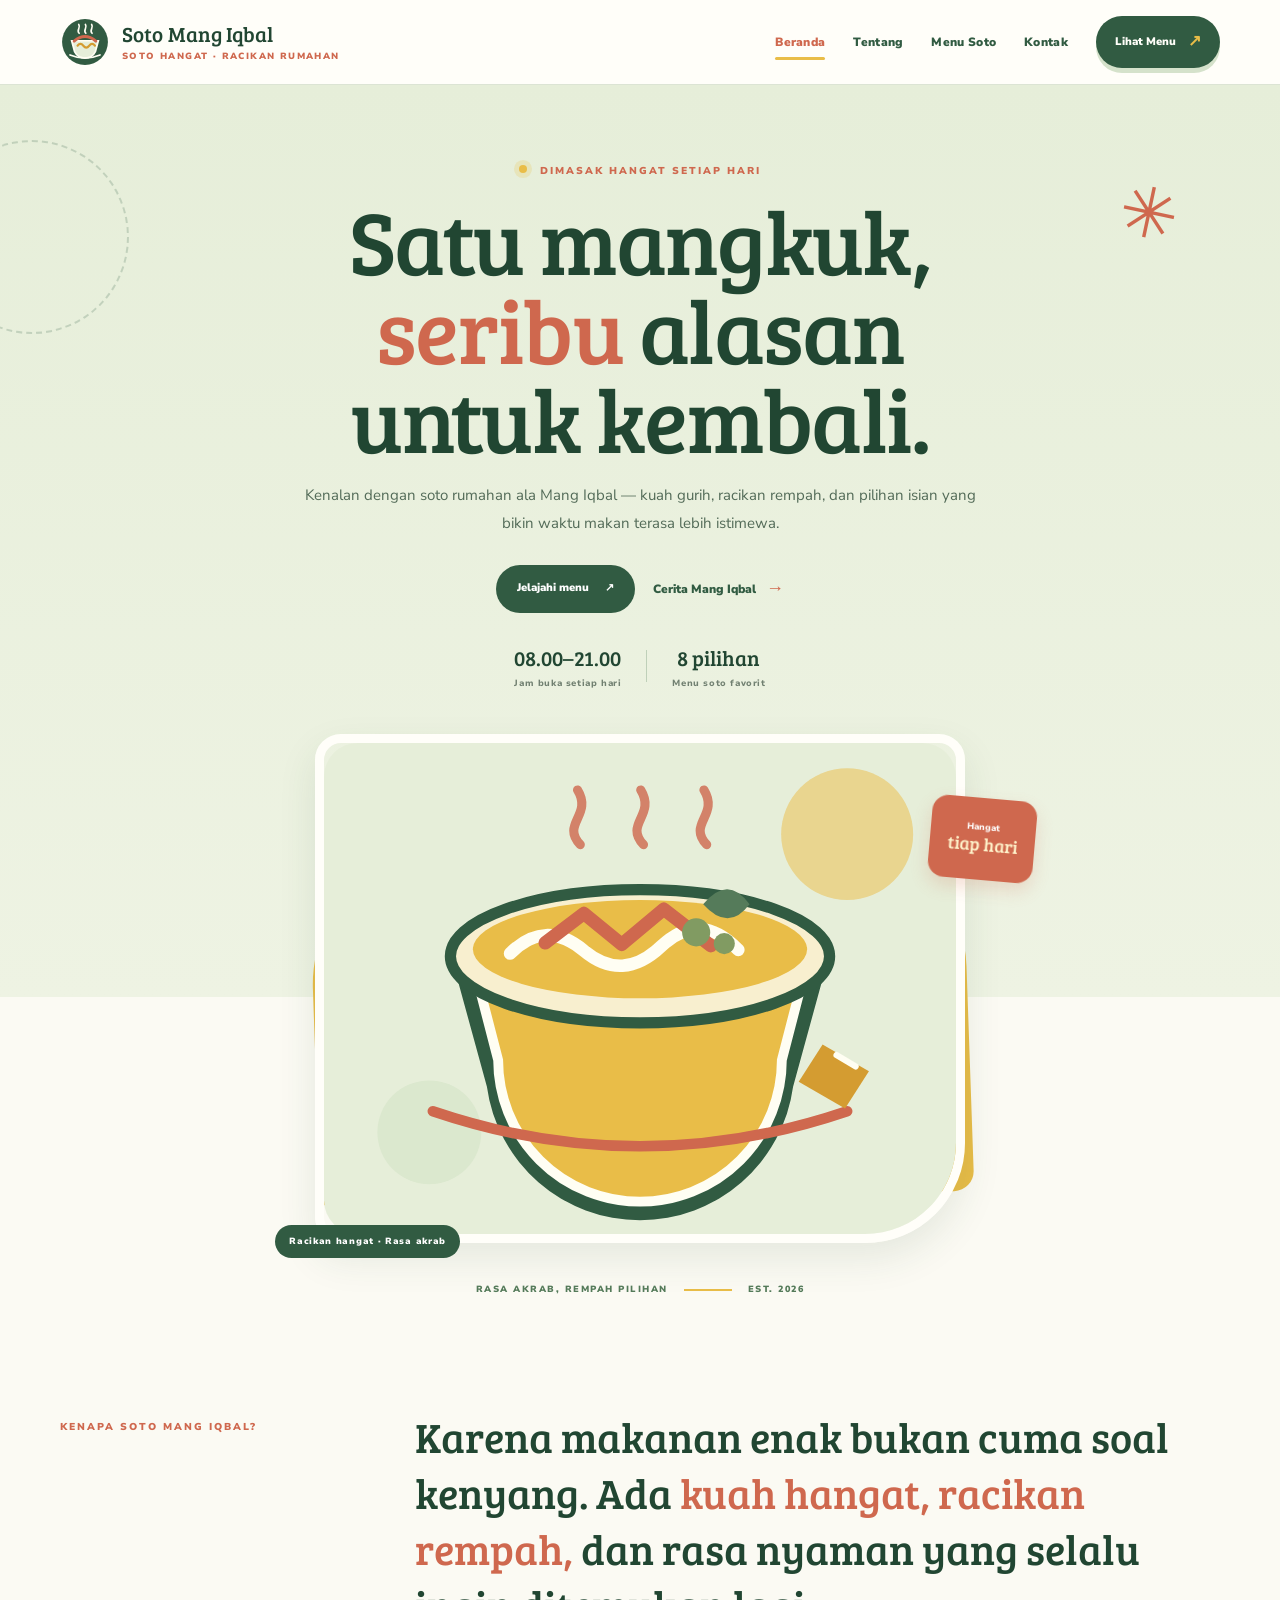
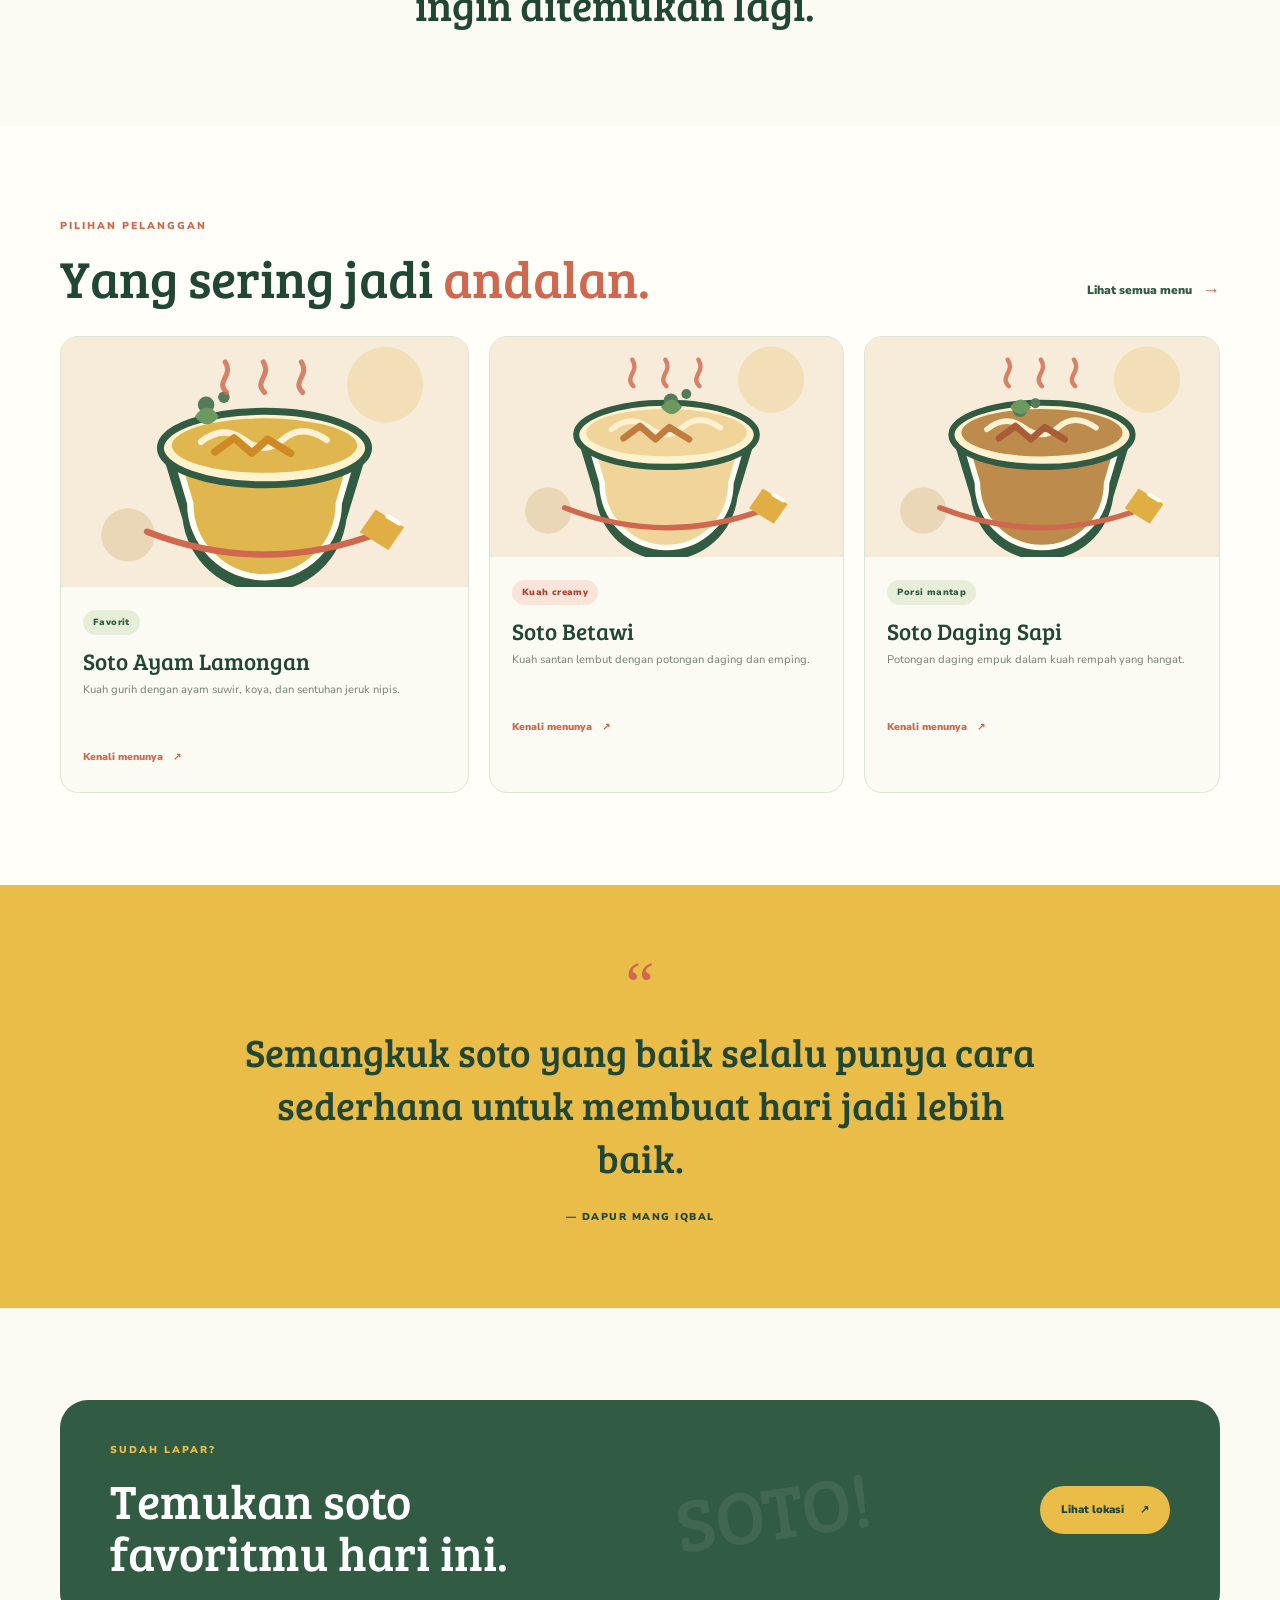
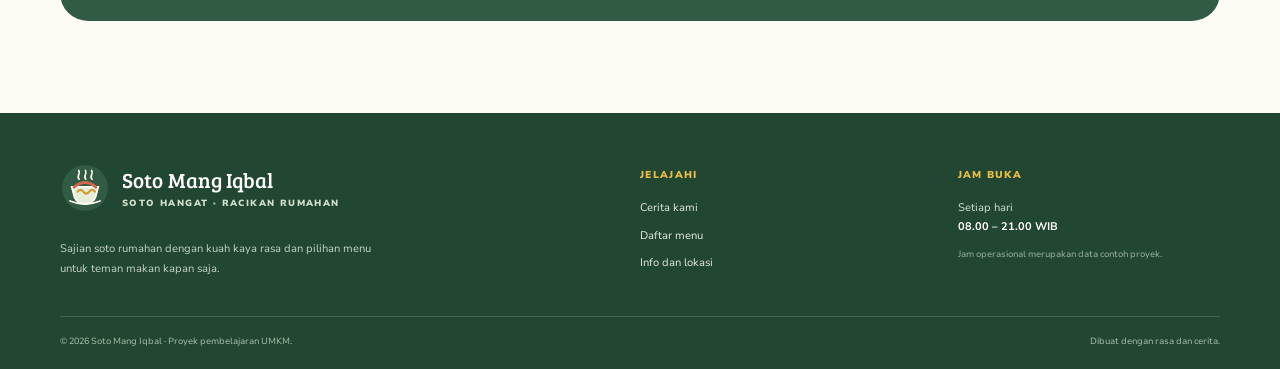
<file: index.html>
<!DOCTYPE html>
<html lang="id">
<head>
  <meta charset="UTF-8">
  <meta name="viewport" content="width=device-width, initial-scale=1.0">
  <meta name="description" content="Kenali Soto Mang Iqbal, soto rumahan dengan pilihan kuah dan isian yang beragam.">
  <title>Beranda | Soto Mang Iqbal</title>
  <link rel="icon" href="img/logo-soto.svg" type="image/svg+xml">
  <link rel="stylesheet" href="css/style.css">
</head>
<body data-current-page="index.html">
<a class="skip-link" href="#main">Lewati ke konten</a>
<header class="site-header">
  <div class="container header-inner">
    <a class="brand" href="index.html" aria-label="Soto Mang Iqbal, halaman beranda">
      <img src="img/logo-soto.svg" alt="Logo mangkuk Soto Mang Iqbal" width="52" height="52">
      <span class="brand-copy"><strong>Soto Mang Iqbal</strong><small>Soto hangat · racikan rumahan</small></span>
    </a>
    <button class="menu-toggle" type="button" aria-label="Buka menu navigasi" aria-expanded="false" aria-controls="primary-nav"><span></span><span></span><span></span></button>
    <nav class="primary-nav" id="primary-nav" aria-label="Navigasi utama">
      <a href="index.html" data-page="index.html">Beranda</a>
      <a href="tentang.html" data-page="tentang.html">Tentang</a>
      <a href="katalog.html" data-page="katalog.html">Menu Soto</a>
      <a href="kontak.html" data-page="kontak.html">Kontak</a>
      <a class="nav-cta" href="katalog.html">Lihat Menu <span aria-hidden="true">↗</span></a>
    </nav>
  </div>
</header>
<main id="main">
<section class="hero-section">
  <div class="container hero-grid">
    <div class="hero-copy">
      <p class="eyebrow"><span class="eyebrow-dot"></span> Dimasak hangat setiap hari</p>
      <h1>Satu mangkuk,<br><em>seribu</em> alasan<br>untuk kembali.</h1>
      <p class="hero-lead">Kenalan dengan soto rumahan ala Mang Iqbal — kuah gurih, racikan rempah, dan pilihan isian yang bikin waktu makan terasa lebih istimewa.</p>
      <div class="hero-actions"><a class="button button-primary" href="katalog.html">Jelajahi menu <span aria-hidden="true">↗</span></a><a class="text-link" href="tentang.html">Cerita Mang Iqbal <span aria-hidden="true">→</span></a></div>
      <div class="hero-meta"><span><strong>08.00–21.00</strong><small>Jam buka setiap hari</small></span><span class="meta-divider"></span><span><strong>8 pilihan</strong><small>Menu soto favorit</small></span></div>
    </div>
    <div class="hero-art-wrap"><div class="hero-sticker">Hangat<br><strong>tiap hari</strong></div><img class="hero-art" src="img/hero-soto.svg" alt="Ilustrasi semangkuk soto hangat dengan ayam suwir, sayuran, dan jeruk nipis"><span class="art-caption">Racikan hangat · Rasa akrab</span></div>
  </div>
  <div class="hero-bottom container"><span>RASA AKRAB, REMPAH PILIHAN</span><span class="hero-bottom-line"></span><span>EST. 2026</span></div>
</section>
<section class="intro-strip section-pad">
  <div class="container intro-grid"><p class="eyebrow">Kenapa Soto Mang Iqbal?</p><p class="intro-statement">Karena makanan enak bukan cuma soal kenyang. Ada <span>kuah hangat, racikan rempah,</span> dan rasa nyaman yang selalu ingin ditemukan lagi.</p></div>
</section>
<section class="featured-section section-pad">
  <div class="container">
    <div class="section-heading"><div><p class="eyebrow">Pilihan pelanggan</p><h2>Yang sering jadi <em>andalan.</em></h2></div><a class="text-link" href="katalog.html">Lihat semua menu <span aria-hidden="true">→</span></a></div>
    <div class="featured-grid">
      <article class="featured-card featured-card-large"><img src="img/soto-ayam-lamongan.svg" alt="Ilustrasi soto ayam Lamongan dengan koya dan jeruk nipis"><div class="featured-info"><span class="menu-tag">Favorit</span><h3>Soto Ayam Lamongan</h3><p>Kuah gurih dengan ayam suwir, koya, dan sentuhan jeruk nipis.</p><a href="katalog.html" aria-label="Lihat menu Soto Ayam Lamongan">Kenali menunya <span aria-hidden="true">↗</span></a></div></article>
      <article class="featured-card"><img src="img/soto-betawi.svg" alt="Ilustrasi soto Betawi dengan kuah santan dan daging"><div class="featured-info"><span class="menu-tag tag-red">Kuah creamy</span><h3>Soto Betawi</h3><p>Kuah santan lembut dengan potongan daging dan emping.</p><a href="katalog.html">Kenali menunya <span aria-hidden="true">↗</span></a></div></article>
      <article class="featured-card"><img src="img/soto-daging.svg" alt="Ilustrasi soto daging sapi dengan potongan daging"><div class="featured-info"><span class="menu-tag tag-blue">Porsi mantap</span><h3>Soto Daging Sapi</h3><p>Potongan daging empuk dalam kuah rempah yang hangat.</p><a href="katalog.html">Kenali menunya <span aria-hidden="true">↗</span></a></div></article>
    </div>
  </div>
</section>
<section class="quote-band"><div class="container quote-inner"><span class="quote-mark">“</span><p>Semangkuk soto yang baik selalu punya cara sederhana untuk membuat hari jadi lebih baik.</p><span class="quote-credit">— Dapur Mang Iqbal</span></div></section>
<section class="visit-cta section-pad"><div class="container visit-card"><div><p class="eyebrow">Sudah lapar?</p><h2>Temukan soto<br>favoritmu hari ini.</h2></div><a class="button button-light" href="kontak.html">Lihat lokasi <span aria-hidden="true">↗</span></a><span class="visit-deco" aria-hidden="true">SOTO!</span></div></section>
</main>
<footer class="site-footer">
  <div class="container footer-main">
    <div class="footer-brand"><a class="brand brand-light" href="index.html"><img src="img/logo-soto.svg" alt="" width="48" height="48"><span class="brand-copy"><strong>Soto Mang Iqbal</strong><small>Soto hangat · racikan rumahan</small></span></a><p>Sajian soto rumahan dengan kuah kaya rasa dan pilihan menu untuk teman makan kapan saja.</p></div>
    <div><h2 class="footer-title">Jelajahi</h2><a href="tentang.html">Cerita kami</a><a href="katalog.html">Daftar menu</a><a href="kontak.html">Info dan lokasi</a></div>
    <div><h2 class="footer-title">Jam buka</h2><p>Setiap hari<br><strong>08.00 – 21.00 WIB</strong></p><p class="footer-note">Jam operasional merupakan data contoh proyek.</p></div>
  </div>
  <div class="container footer-bottom"><span>© 2026 Soto Mang Iqbal · Proyek pembelajaran UMKM.</span><span>Dibuat dengan rasa dan cerita.</span></div>
</footer>
<script src="js/script.js" defer></script>
</body>
</html>
</file>
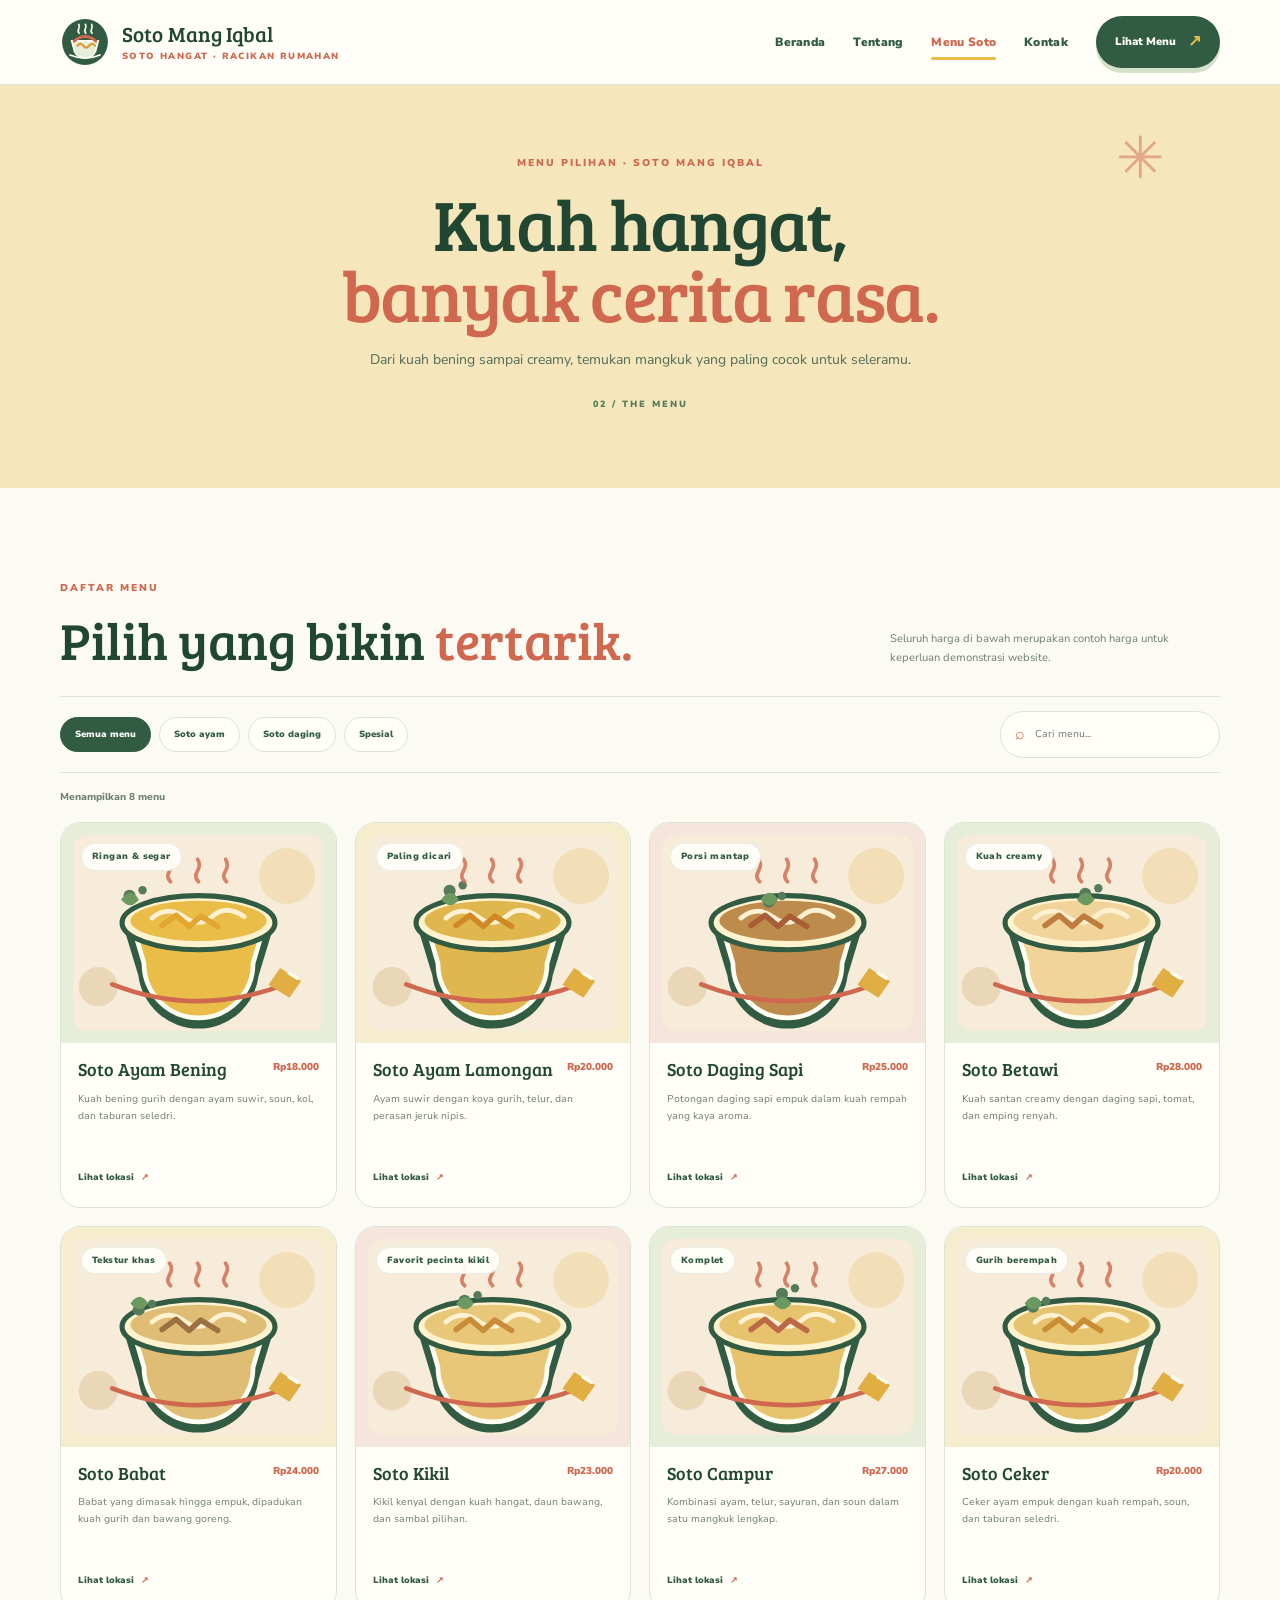
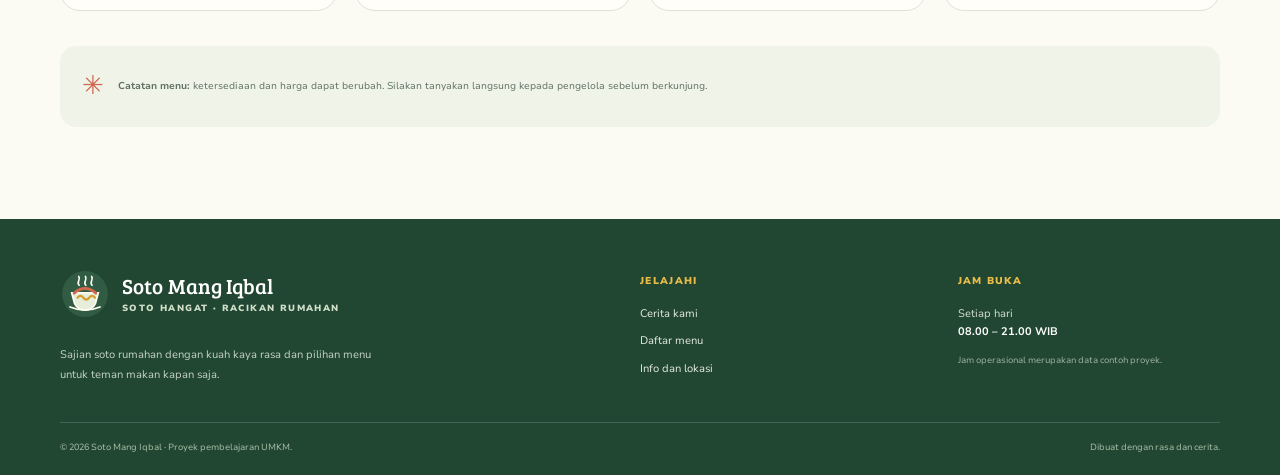
<file: katalog.html>
<!DOCTYPE html>
<html lang="id">
<head>
  <meta charset="UTF-8">
  <meta name="viewport" content="width=device-width, initial-scale=1.0">
  <meta name="description" content="Pilihan menu Soto Mang Iqbal: soto ayam, daging, betawi, babat, kikil, campur, dan ceker.">
  <title>Menu Soto | Soto Mang Iqbal</title>
  <link rel="icon" href="img/logo-soto.svg" type="image/svg+xml">
  <link rel="stylesheet" href="css/style.css">
</head>
<body data-current-page="katalog.html">
<a class="skip-link" href="#main">Lewati ke konten</a>
<header class="site-header">
  <div class="container header-inner">
    <a class="brand" href="index.html" aria-label="Soto Mang Iqbal, halaman beranda">
      <img src="img/logo-soto.svg" alt="Logo mangkuk Soto Mang Iqbal" width="52" height="52">
      <span class="brand-copy"><strong>Soto Mang Iqbal</strong><small>Soto hangat · racikan rumahan</small></span>
    </a>
    <button class="menu-toggle" type="button" aria-label="Buka menu navigasi" aria-expanded="false" aria-controls="primary-nav"><span></span><span></span><span></span></button>
    <nav class="primary-nav" id="primary-nav" aria-label="Navigasi utama">
      <a href="index.html" data-page="index.html">Beranda</a>
      <a href="tentang.html" data-page="tentang.html">Tentang</a>
      <a href="katalog.html" data-page="katalog.html">Menu Soto</a>
      <a href="kontak.html" data-page="kontak.html">Kontak</a>
      <a class="nav-cta" href="katalog.html">Lihat Menu <span aria-hidden="true">↗</span></a>
    </nav>
  </div>
</header>
<main id="main">
<section class="page-hero page-hero-menu"><div class="container page-hero-inner"><p class="eyebrow">Menu pilihan · Soto Mang Iqbal</p><h1>Kuah hangat,<br><em>banyak cerita rasa.</em></h1><p>Dari kuah bening sampai creamy, temukan mangkuk yang paling cocok untuk seleramu.</p><span class="page-hero-number">02 / THE MENU</span></div></section>
<section class="catalog-section section-pad"><div class="container"><div class="catalog-intro"><div><p class="eyebrow">Daftar menu</p><h2>Pilih yang bikin <em>tertarik.</em></h2></div><p>Seluruh harga di bawah merupakan contoh harga untuk keperluan demonstrasi website.</p></div>
<div class="catalog-tools"><div class="filter-group" role="group" aria-label="Filter kategori menu"><button class="filter-button is-active" type="button" data-filter="all" aria-pressed="true">Semua menu</button><button class="filter-button" type="button" data-filter="Ayam" aria-pressed="false">Soto ayam</button><button class="filter-button" type="button" data-filter="Daging" aria-pressed="false">Soto daging</button><button class="filter-button" type="button" data-filter="Spesial" aria-pressed="false">Spesial</button></div><label class="search-box"><span class="sr-only">Cari nama menu</span><span aria-hidden="true">⌕</span><input id="menu-search" type="search" placeholder="Cari menu..." autocomplete="off"></label></div>
<p id="menu-count" class="results-count" aria-live="polite">Menampilkan 8 menu</p>
<div class="menu-grid" id="menu-grid"><article class="menu-card" data-category="Ayam" data-name="soto ayam bening">
  <div class="menu-image"><img src="img/soto-ayam-bening.svg" alt="Ilustrasi Soto Ayam Bening dalam mangkuk"><span class="menu-tag">Ringan & segar</span></div>
  <div class="menu-card-body"><div class="menu-title-row"><h2>Soto Ayam Bening</h2><strong class="menu-price">Rp18.000</strong></div><p>Kuah bening gurih dengan ayam suwir, soun, kol, dan taburan seledri.</p><a class="menu-detail-link" href="kontak.html">Lihat lokasi <span aria-hidden="true">↗</span></a></div>
</article>
<article class="menu-card" data-category="Ayam" data-name="soto ayam lamongan">
  <div class="menu-image"><img src="img/soto-ayam-lamongan.svg" alt="Ilustrasi Soto Ayam Lamongan dalam mangkuk"><span class="menu-tag">Paling dicari</span></div>
  <div class="menu-card-body"><div class="menu-title-row"><h2>Soto Ayam Lamongan</h2><strong class="menu-price">Rp20.000</strong></div><p>Ayam suwir dengan koya gurih, telur, dan perasan jeruk nipis.</p><a class="menu-detail-link" href="kontak.html">Lihat lokasi <span aria-hidden="true">↗</span></a></div>
</article>
<article class="menu-card" data-category="Daging" data-name="soto daging sapi">
  <div class="menu-image"><img src="img/soto-daging.svg" alt="Ilustrasi Soto Daging Sapi dalam mangkuk"><span class="menu-tag">Porsi mantap</span></div>
  <div class="menu-card-body"><div class="menu-title-row"><h2>Soto Daging Sapi</h2><strong class="menu-price">Rp25.000</strong></div><p>Potongan daging sapi empuk dalam kuah rempah yang kaya aroma.</p><a class="menu-detail-link" href="kontak.html">Lihat lokasi <span aria-hidden="true">↗</span></a></div>
</article>
<article class="menu-card" data-category="Daging" data-name="soto betawi">
  <div class="menu-image"><img src="img/soto-betawi.svg" alt="Ilustrasi Soto Betawi dalam mangkuk"><span class="menu-tag">Kuah creamy</span></div>
  <div class="menu-card-body"><div class="menu-title-row"><h2>Soto Betawi</h2><strong class="menu-price">Rp28.000</strong></div><p>Kuah santan creamy dengan daging sapi, tomat, dan emping renyah.</p><a class="menu-detail-link" href="kontak.html">Lihat lokasi <span aria-hidden="true">↗</span></a></div>
</article>
<article class="menu-card" data-category="Daging" data-name="soto babat">
  <div class="menu-image"><img src="img/soto-babat.svg" alt="Ilustrasi Soto Babat dalam mangkuk"><span class="menu-tag">Tekstur khas</span></div>
  <div class="menu-card-body"><div class="menu-title-row"><h2>Soto Babat</h2><strong class="menu-price">Rp24.000</strong></div><p>Babat yang dimasak hingga empuk, dipadukan kuah gurih dan bawang goreng.</p><a class="menu-detail-link" href="kontak.html">Lihat lokasi <span aria-hidden="true">↗</span></a></div>
</article>
<article class="menu-card" data-category="Daging" data-name="soto kikil">
  <div class="menu-image"><img src="img/soto-kikil.svg" alt="Ilustrasi Soto Kikil dalam mangkuk"><span class="menu-tag">Favorit pecinta kikil</span></div>
  <div class="menu-card-body"><div class="menu-title-row"><h2>Soto Kikil</h2><strong class="menu-price">Rp23.000</strong></div><p>Kikil kenyal dengan kuah hangat, daun bawang, dan sambal pilihan.</p><a class="menu-detail-link" href="kontak.html">Lihat lokasi <span aria-hidden="true">↗</span></a></div>
</article>
<article class="menu-card" data-category="Spesial" data-name="soto campur">
  <div class="menu-image"><img src="img/soto-campur.svg" alt="Ilustrasi Soto Campur dalam mangkuk"><span class="menu-tag">Komplet</span></div>
  <div class="menu-card-body"><div class="menu-title-row"><h2>Soto Campur</h2><strong class="menu-price">Rp27.000</strong></div><p>Kombinasi ayam, telur, sayuran, dan soun dalam satu mangkuk lengkap.</p><a class="menu-detail-link" href="kontak.html">Lihat lokasi <span aria-hidden="true">↗</span></a></div>
</article>
<article class="menu-card" data-category="Ayam" data-name="soto ceker">
  <div class="menu-image"><img src="img/soto-ceker.svg" alt="Ilustrasi Soto Ceker dalam mangkuk"><span class="menu-tag">Gurih berempah</span></div>
  <div class="menu-card-body"><div class="menu-title-row"><h2>Soto Ceker</h2><strong class="menu-price">Rp20.000</strong></div><p>Ceker ayam empuk dengan kuah rempah, soun, dan taburan seledri.</p><a class="menu-detail-link" href="kontak.html">Lihat lokasi <span aria-hidden="true">↗</span></a></div>
</article></div>
<p id="empty-menu" class="empty-state" hidden>Menu tidak ditemukan. Coba kata kunci lain.</p>
<div class="menu-note"><span class="note-icon">✳</span><p><strong>Catatan menu:</strong> ketersediaan dan harga dapat berubah. Silakan tanyakan langsung kepada pengelola sebelum berkunjung.</p></div>
</div></section>
</main>
<footer class="site-footer">
  <div class="container footer-main">
    <div class="footer-brand"><a class="brand brand-light" href="index.html"><img src="img/logo-soto.svg" alt="" width="48" height="48"><span class="brand-copy"><strong>Soto Mang Iqbal</strong><small>Soto hangat · racikan rumahan</small></span></a><p>Sajian soto rumahan dengan kuah kaya rasa dan pilihan menu untuk teman makan kapan saja.</p></div>
    <div><h2 class="footer-title">Jelajahi</h2><a href="tentang.html">Cerita kami</a><a href="katalog.html">Daftar menu</a><a href="kontak.html">Info dan lokasi</a></div>
    <div><h2 class="footer-title">Jam buka</h2><p>Setiap hari<br><strong>08.00 – 21.00 WIB</strong></p><p class="footer-note">Jam operasional merupakan data contoh proyek.</p></div>
  </div>
  <div class="container footer-bottom"><span>© 2026 Soto Mang Iqbal · Proyek pembelajaran UMKM.</span><span>Dibuat dengan rasa dan cerita.</span></div>
</footer>
<script src="js/script.js" defer></script>
</body>
</html>
</file>
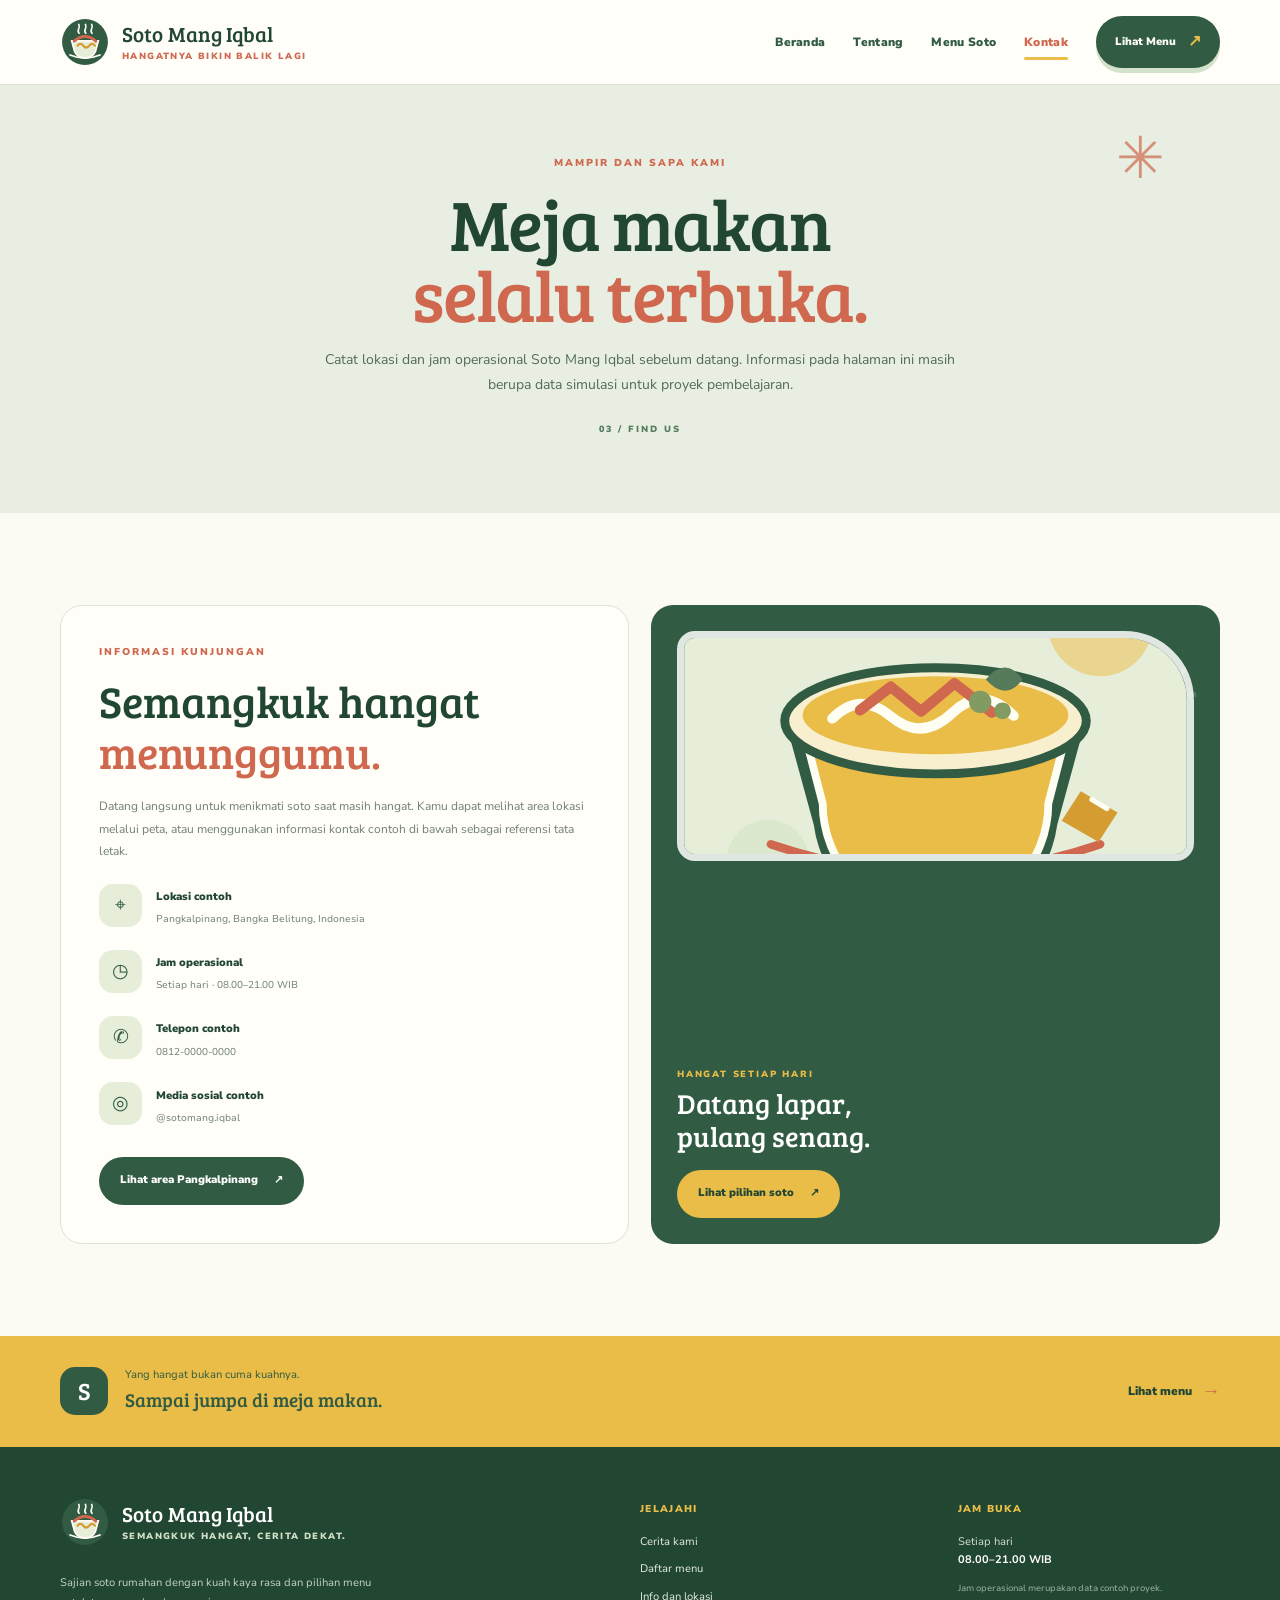
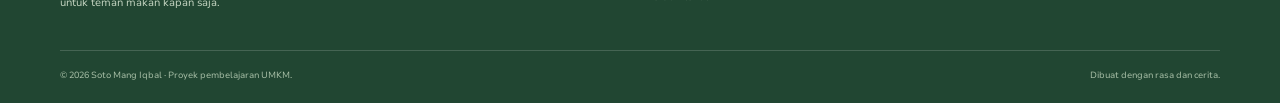
<file: kontak.html>
<!DOCTYPE html>
<html lang="id">
<head>
  <meta charset="UTF-8">
  <meta name="viewport" content="width=device-width, initial-scale=1.0">
  <meta name="description" content="Alamat contoh, jam operasional, dan informasi kunjungan Soto Mang Iqbal.">
  <title>Kontak & Lokasi | Soto Mang Iqbal</title>
  <link rel="icon" href="img/logo-soto.svg" type="image/svg+xml">
  <link rel="stylesheet" href="css/style.css">
</head>
<body data-current-page="kontak.html">
<a class="skip-link" href="#main">Lewati ke konten</a>
<header class="site-header">
  <div class="container header-inner">
    <a class="brand" href="index.html" aria-label="Soto Mang Iqbal, halaman beranda">
      <img src="img/logo-soto.svg" alt="Logo mangkuk Soto Mang Iqbal" width="52" height="52">
      <span class="brand-copy"><strong>Soto Mang Iqbal</strong><small>Hangatnya bikin balik lagi</small></span>
    </a>
    <button class="menu-toggle" type="button" aria-label="Buka menu navigasi" aria-expanded="false" aria-controls="primary-nav"><span></span><span></span><span></span></button>
    <nav class="primary-nav" id="primary-nav" aria-label="Navigasi utama">
      <a href="index.html" data-page="index.html">Beranda</a>
      <a href="tentang.html" data-page="tentang.html">Tentang</a>
      <a href="katalog.html" data-page="katalog.html">Menu Soto</a>
      <a href="kontak.html" data-page="kontak.html">Kontak</a>
      <a class="nav-cta" href="katalog.html">Lihat Menu <span aria-hidden="true">↗</span></a>
    </nav>
  </div>
</header>
<main id="main">
  <section class="page-hero page-hero-contact">
    <div class="container page-hero-inner">
      <p class="eyebrow">Mampir dan sapa kami</p>
      <h1>Meja makan<br><em>selalu terbuka.</em></h1>
      <p>Catat lokasi dan jam operasional Soto Mang Iqbal sebelum datang. Informasi pada halaman ini masih berupa data simulasi untuk proyek pembelajaran.</p>
      <span class="page-hero-number">03 / FIND US</span>
    </div>
  </section>
  <section class="contact-section section-pad">
    <div class="container contact-grid">
      <div class="contact-copy">
        <p class="eyebrow">Informasi kunjungan</p>
        <h2>Semangkuk hangat<br><em>menunggumu.</em></h2>
        <p>Datang langsung untuk menikmati soto saat masih hangat. Kamu dapat melihat area lokasi melalui peta, atau menggunakan informasi kontak contoh di bawah sebagai referensi tata letak.</p>
        <div class="contact-detail"><span class="contact-icon" aria-hidden="true">⌖</span><div><strong>Lokasi contoh</strong><p>Pangkalpinang, Bangka Belitung, Indonesia</p></div></div>
        <div class="contact-detail"><span class="contact-icon" aria-hidden="true">◷</span><div><strong>Jam operasional</strong><p>Setiap hari · 08.00–21.00 WIB</p></div></div>
        <div class="contact-detail"><span class="contact-icon" aria-hidden="true">✆</span><div><strong>Telepon contoh</strong><p>0812-0000-0000</p></div></div>
        <div class="contact-detail"><span class="contact-icon" aria-hidden="true">◎</span><div><strong>Media sosial contoh</strong><p>@sotomang.iqbal</p></div></div>
        <a class="button button-primary contact-map" href="https://www.google.com/maps/search/?api=1&query=Pangkalpinang%2C+Bangka+Belitung" target="_blank" rel="noopener">Lihat area Pangkalpinang <span aria-hidden="true">↗</span></a>
      </div>
      <aside class="contact-visit-card" aria-label="Informasi tempat makan Soto Mang Iqbal">
        <img src="img/hero-soto.svg" alt="Ilustrasi semangkuk soto hangat dengan pelengkap">
        <div>
          <p>Hangat setiap hari</p>
          <h2>Datang lapar,<br>pulang senang.</h2>
          <a class="button button-light" href="katalog.html">Lihat pilihan soto <span aria-hidden="true">↗</span></a>
        </div>
      </aside>
    </div>
  </section>
  <section class="contact-bottom">
    <div class="container contact-bottom-inner"><span class="contact-bottom-mark">S</span><p>Yang hangat bukan cuma kuahnya.<br><strong>Sampai jumpa di meja makan.</strong></p><a href="katalog.html" class="text-link">Lihat menu <span aria-hidden="true">→</span></a></div>
  </section>
</main>
<footer class="site-footer">
  <div class="container footer-main">
    <div class="footer-brand"><a class="brand brand-light" href="index.html"><img src="img/logo-soto.svg" alt="" width="48" height="48"><span class="brand-copy"><strong>Soto Mang Iqbal</strong><small>Semangkuk hangat, cerita dekat.</small></span></a><p>Sajian soto rumahan dengan kuah kaya rasa dan pilihan menu untuk teman makan kapan saja.</p></div>
    <div><h2 class="footer-title">Jelajahi</h2><a href="tentang.html">Cerita kami</a><a href="katalog.html">Daftar menu</a><a href="kontak.html">Info dan lokasi</a></div>
    <div><h2 class="footer-title">Jam buka</h2><p>Setiap hari<br><strong>08.00–21.00 WIB</strong></p><p class="footer-note">Jam operasional merupakan data contoh proyek.</p></div>
  </div>
  <div class="container footer-bottom"><span>© 2026 Soto Mang Iqbal · Proyek pembelajaran UMKM.</span><span>Dibuat dengan rasa dan cerita.</span></div>
</footer>
<script src="js/script.js" defer></script>
</body>
</html>
</file>
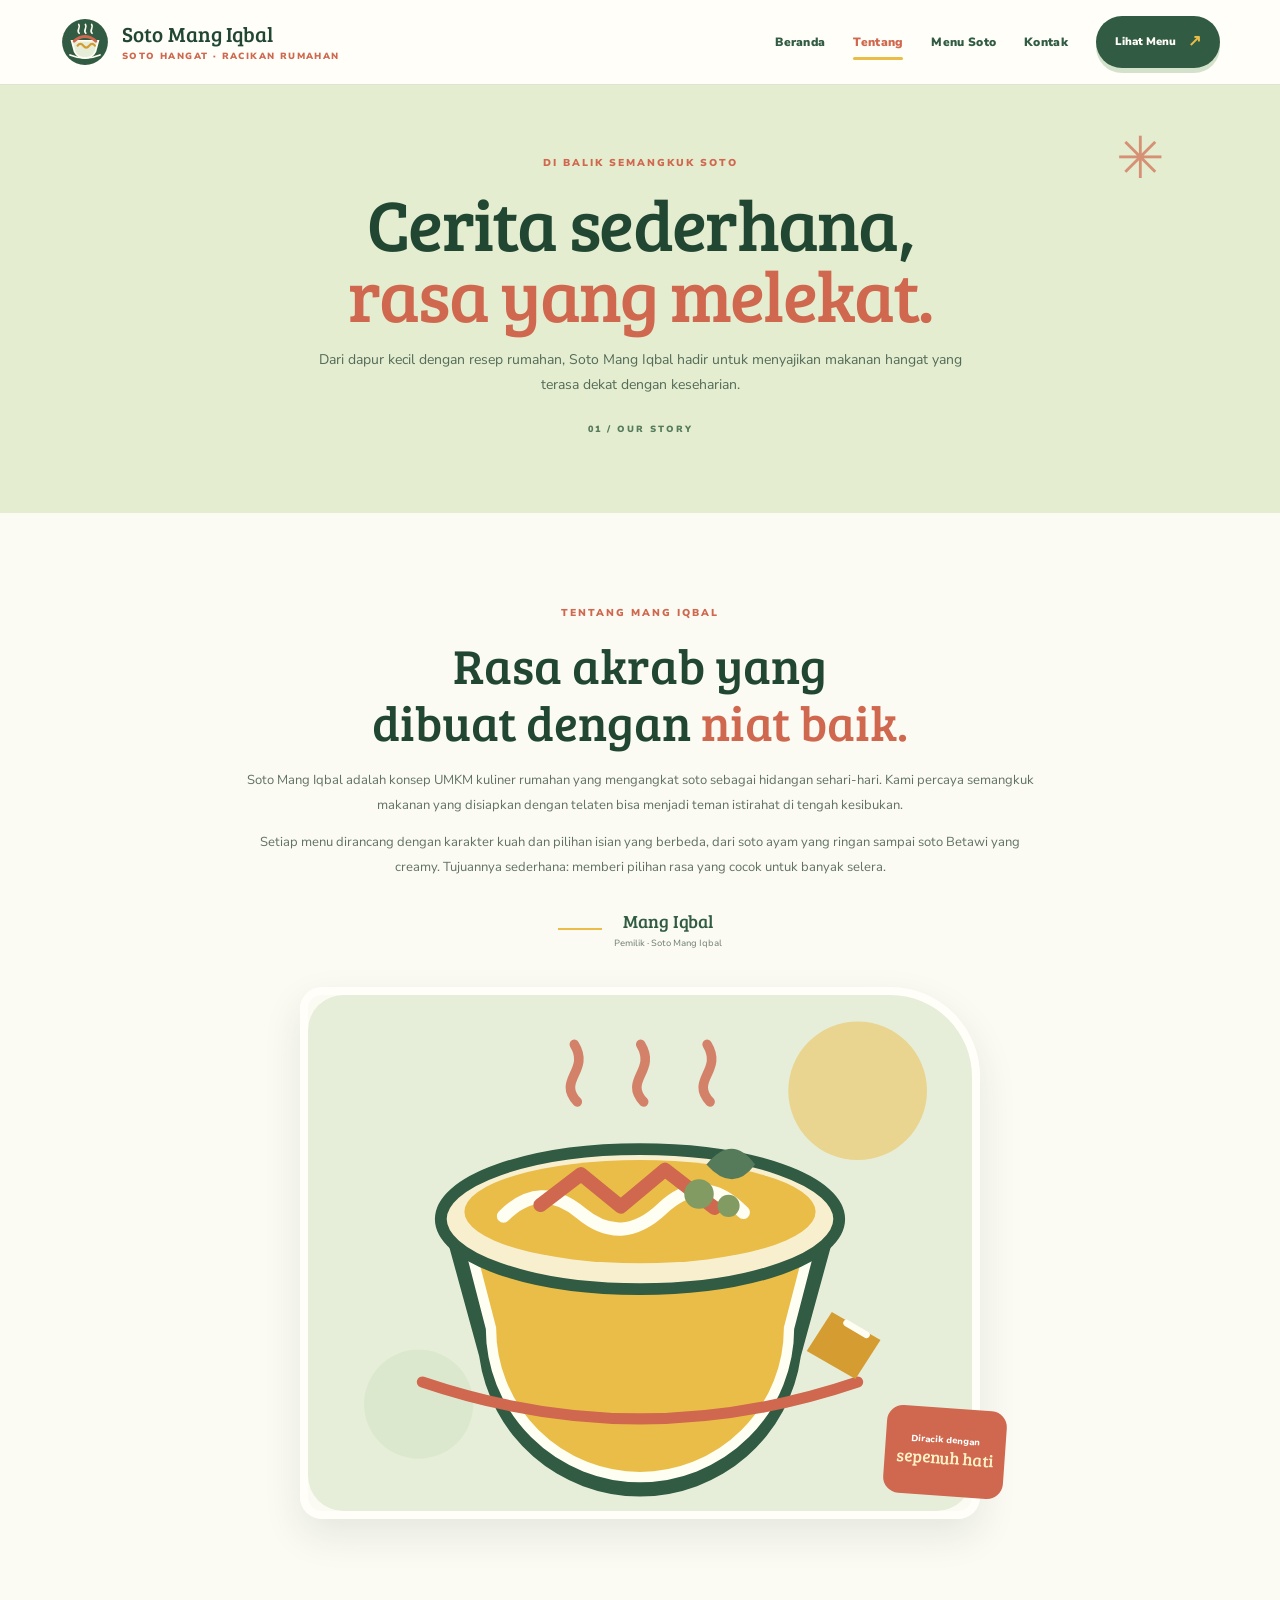
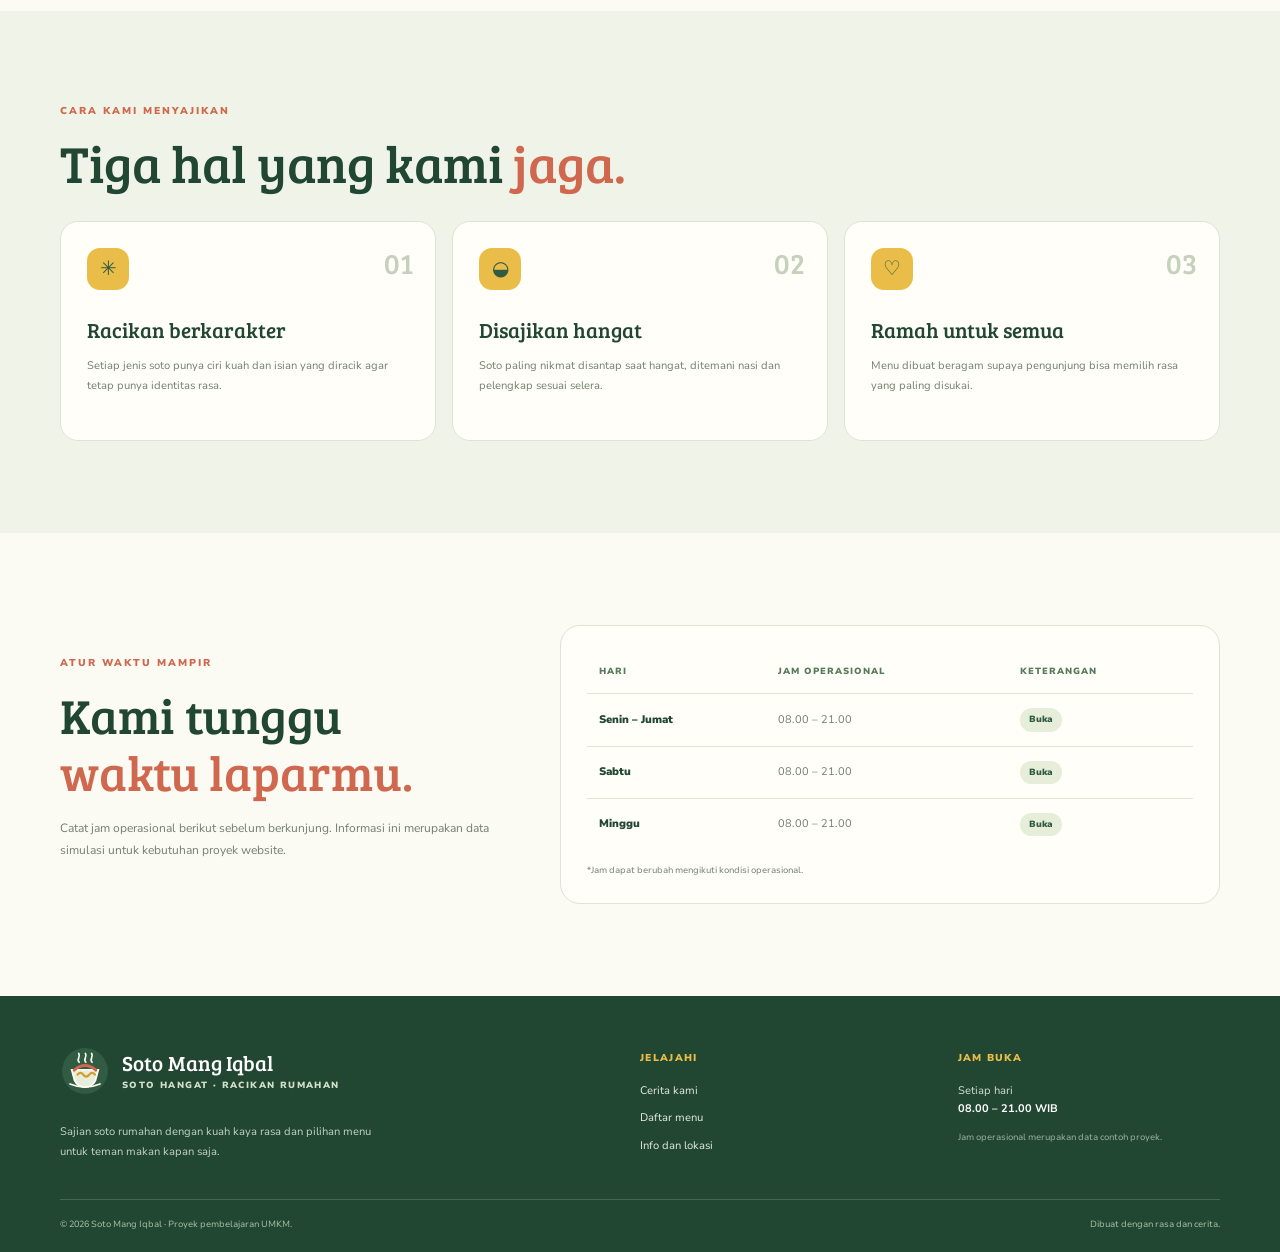
<file: tentang.html>
<!DOCTYPE html>
<html lang="id">
<head>
  <meta charset="UTF-8">
  <meta name="viewport" content="width=device-width, initial-scale=1.0">
  <meta name="description" content="Cerita, nilai, dan jam operasional Soto Mang Iqbal.">
  <title>Tentang Kami | Soto Mang Iqbal</title>
  <link rel="icon" href="img/logo-soto.svg" type="image/svg+xml">
  <link rel="stylesheet" href="css/style.css">
</head>
<body data-current-page="tentang.html">
<a class="skip-link" href="#main">Lewati ke konten</a>
<header class="site-header">
  <div class="container header-inner">
    <a class="brand" href="index.html" aria-label="Soto Mang Iqbal, halaman beranda">
      <img src="img/logo-soto.svg" alt="Logo mangkuk Soto Mang Iqbal" width="52" height="52">
      <span class="brand-copy"><strong>Soto Mang Iqbal</strong><small>Soto hangat · racikan rumahan</small></span>
    </a>
    <button class="menu-toggle" type="button" aria-label="Buka menu navigasi" aria-expanded="false" aria-controls="primary-nav"><span></span><span></span><span></span></button>
    <nav class="primary-nav" id="primary-nav" aria-label="Navigasi utama">
      <a href="index.html" data-page="index.html">Beranda</a>
      <a href="tentang.html" data-page="tentang.html">Tentang</a>
      <a href="katalog.html" data-page="katalog.html">Menu Soto</a>
      <a href="kontak.html" data-page="kontak.html">Kontak</a>
      <a class="nav-cta" href="katalog.html">Lihat Menu <span aria-hidden="true">↗</span></a>
    </nav>
  </div>
</header>
<main id="main">
<section class="page-hero page-hero-about"><div class="container page-hero-inner"><p class="eyebrow">Di balik semangkuk soto</p><h1>Cerita sederhana,<br><em>rasa yang melekat.</em></h1><p>Dari dapur kecil dengan resep rumahan, Soto Mang Iqbal hadir untuk menyajikan makanan hangat yang terasa dekat dengan keseharian.</p><span class="page-hero-number">01 / OUR STORY</span></div></section>
<section class="story-section section-pad"><div class="container story-grid"><div class="story-art"><img src="img/hero-soto.svg" alt="Ilustrasi mangkuk soto dengan uap hangat"><span class="story-note">Diracik dengan<br><strong>sepenuh hati</strong></span></div><div class="story-copy"><p class="eyebrow">Tentang Mang Iqbal</p><h2>Rasa akrab yang<br>dibuat dengan <em>niat baik.</em></h2><p>Soto Mang Iqbal adalah konsep UMKM kuliner rumahan yang mengangkat soto sebagai hidangan sehari-hari. Kami percaya semangkuk makanan yang disiapkan dengan telaten bisa menjadi teman istirahat di tengah kesibukan.</p><p>Setiap menu dirancang dengan karakter kuah dan pilihan isian yang berbeda, dari soto ayam yang ringan sampai soto Betawi yang creamy. Tujuannya sederhana: memberi pilihan rasa yang cocok untuk banyak selera.</p><div class="signature"><span class="signature-line"></span><span><strong>Mang Iqbal</strong><small>Pemilik · Soto Mang Iqbal</small></span></div></div></div></section>
<section class="values-section section-pad"><div class="container"><div class="section-heading"><div><p class="eyebrow">Cara kami menyajikan</p><h2>Tiga hal yang kami <em>jaga.</em></h2></div></div><div class="values-grid"><article class="value-card"><span class="value-number">01</span><span class="value-icon">✳</span><h3>Racikan berkarakter</h3><p>Setiap jenis soto punya ciri kuah dan isian yang diracik agar tetap punya identitas rasa.</p></article><article class="value-card"><span class="value-number">02</span><span class="value-icon">◒</span><h3>Disajikan hangat</h3><p>Soto paling nikmat disantap saat hangat, ditemani nasi dan pelengkap sesuai selera.</p></article><article class="value-card"><span class="value-number">03</span><span class="value-icon">♡</span><h3>Ramah untuk semua</h3><p>Menu dibuat beragam supaya pengunjung bisa memilih rasa yang paling disukai.</p></article></div></div></section>
<section class="hours-section section-pad"><div class="container hours-grid"><div><p class="eyebrow">Atur waktu mampir</p><h2>Kami tunggu<br><em>waktu laparmu.</em></h2><p>Catat jam operasional berikut sebelum berkunjung. Informasi ini merupakan data simulasi untuk kebutuhan proyek website.</p></div><div class="hours-table-wrap"><table><thead><tr><th scope="col">Hari</th><th scope="col">Jam operasional</th><th scope="col">Keterangan</th></tr></thead><tbody><tr><th scope="row">Senin – Jumat</th><td>08.00 – 21.00</td><td><span class="status-open">Buka</span></td></tr><tr><th scope="row">Sabtu</th><td>08.00 – 21.00</td><td><span class="status-open">Buka</span></td></tr><tr><th scope="row">Minggu</th><td>08.00 – 21.00</td><td><span class="status-open">Buka</span></td></tr></tbody></table><p class="table-caption">*Jam dapat berubah mengikuti kondisi operasional.</p></div></div></section>
</main>
<footer class="site-footer">
  <div class="container footer-main">
    <div class="footer-brand"><a class="brand brand-light" href="index.html"><img src="img/logo-soto.svg" alt="" width="48" height="48"><span class="brand-copy"><strong>Soto Mang Iqbal</strong><small>Soto hangat · racikan rumahan</small></span></a><p>Sajian soto rumahan dengan kuah kaya rasa dan pilihan menu untuk teman makan kapan saja.</p></div>
    <div><h2 class="footer-title">Jelajahi</h2><a href="tentang.html">Cerita kami</a><a href="katalog.html">Daftar menu</a><a href="kontak.html">Info dan lokasi</a></div>
    <div><h2 class="footer-title">Jam buka</h2><p>Setiap hari<br><strong>08.00 – 21.00 WIB</strong></p><p class="footer-note">Jam operasional merupakan data contoh proyek.</p></div>
  </div>
  <div class="container footer-bottom"><span>© 2026 Soto Mang Iqbal · Proyek pembelajaran UMKM.</span><span>Dibuat dengan rasa dan cerita.</span></div>
</footer>
<script src="js/script.js" defer></script>
</body>
</html>
</file>
<file: css/style.css>
@import url('https://fonts.googleapis.com/css2?family=Bree+Serif&family=Nunito+Sans:wght@400;500;600;700;800;900&display=swap');
:root{
  --green:#315b42;--green-deep:#214632;--green-soft:#557b5a;--leaf:#819b62;
  --mint:#e6eed9;--mint-2:#f0f4e8;--paper:#fbfaf3;--white:#fffef9;
  --turmeric:#e9bd48;--tomato:#cf684e;--ink:#253b2e;--muted:#718071;
  --line:#dce4d4;--shadow:0 16px 38px rgba(39,77,52,.10);--radius:24px;
  --font-body:'Nunito Sans',Arial,sans-serif;--font-display:'Bree Serif',Georgia,serif;
}
*{box-sizing:border-box}
html{scroll-behavior:smooth}
body{margin:0;background:var(--paper);color:var(--ink);font-family:var(--font-body);font-size:16px;line-height:1.7}
img{display:block;max-width:100%}
a{color:inherit;text-decoration:none}
button,input,select,textarea{font:inherit}
button,a{-webkit-tap-highlight-color:transparent}
.container{width:min(1160px,calc(100% - 48px));margin-inline:auto}
.section-pad{padding:92px 0}
.skip-link{position:absolute;left:16px;top:-60px;z-index:100;background:var(--green-deep);color:white;padding:11px 16px;border-radius:8px}
.skip-link:focus{top:12px}
.sr-only{position:absolute;width:1px;height:1px;padding:0;margin:-1px;overflow:hidden;clip:rect(0,0,0,0);white-space:nowrap;border:0}

/* Header: clean, light market-stall identity */
.site-header{position:relative;z-index:20;background:var(--white);border-bottom:1px solid var(--line)}
.header-inner{min-height:84px;display:flex;align-items:center;justify-content:space-between;gap:28px}
.brand{display:inline-flex;align-items:center;gap:12px;min-width:max-content}
.brand img{width:50px;height:50px}
.brand-copy{display:grid;line-height:1.15}
.brand-copy strong{font-family:var(--font-display);font-weight:400;font-size:21px;letter-spacing:.1px;color:var(--green-deep)}
.brand-copy small{margin-top:5px;color:var(--tomato);font-size:9px;font-weight:900;letter-spacing:1.4px;text-transform:uppercase}
.primary-nav{display:flex;align-items:center;gap:28px}
.primary-nav>a:not(.nav-cta){color:var(--green);font-size:12px;font-weight:900;letter-spacing:.3px;padding:10px 0;position:relative}
.primary-nav>a:not(.nav-cta)::after{content:"";position:absolute;left:0;bottom:2px;width:0;height:3px;border-radius:3px;background:var(--turmeric);transition:width .2s ease}
.primary-nav>a:not(.nav-cta):hover::after,.primary-nav>a[aria-current="page"]::after{width:100%}
.primary-nav>a[aria-current="page"]{color:var(--tomato)}
.nav-cta{display:inline-flex;align-items:center;gap:12px;padding:12px 19px;border-radius:999px;background:var(--green);color:var(--white);font-size:11px;font-weight:900;box-shadow:0 5px 0 #d5e2cb;transition:transform .2s,background .2s}
.nav-cta:hover{background:var(--tomato);transform:translateY(-2px)}
.nav-cta span{color:var(--turmeric);font-size:16px}
.menu-toggle{display:none;width:44px;height:44px;border:0;border-radius:14px;background:var(--mint);padding:11px;cursor:pointer}
.menu-toggle span{display:block;height:2px;background:var(--green);margin:5px 0;border-radius:5px}

/* Homepage: stacked food-poster composition, not a split-screen hero */
.hero-section{position:relative;overflow:hidden;padding:66px 0 0;background:linear-gradient(180deg,var(--mint) 0%,#eef3e3 74%,var(--paper) 74%,var(--paper) 100%)}
.hero-section::before{content:"";position:absolute;top:55px;left:-65px;width:190px;height:190px;border:2px dashed rgba(49,91,66,.20);border-radius:50%}
.hero-section::after{content:"✳";position:absolute;top:95px;right:8%;color:var(--tomato);font-size:70px;line-height:1;transform:rotate(12deg)}
.hero-grid{position:relative;z-index:1;display:flex;flex-direction:column;align-items:center;text-align:center;gap:0}
.hero-copy{width:min(860px,100%);padding:0 0 12px}
.eyebrow{margin:0 0 15px;color:var(--tomato);font-size:10px;font-weight:900;letter-spacing:2px;text-transform:uppercase}
.eyebrow-dot{display:inline-block;width:8px;height:8px;margin-right:8px;vertical-align:1px;border-radius:50%;background:var(--turmeric);box-shadow:0 0 0 5px rgba(233,189,72,.22)}
.hero-copy h1,.page-hero h1{margin:0 0 20px;color:var(--green-deep);font-family:var(--font-display);font-size:clamp(52px,7.2vw,90px);font-weight:400;line-height:.99;letter-spacing:-1.7px}
.hero-copy h1 em,.page-hero h1 em,.section-heading h2 em,.intro-statement span,.story-copy h2 em,.hours-grid h2 em,.catalog-intro h2 em,.contact-copy h2 em{color:var(--tomato);font-style:normal}
.hero-lead{max-width:680px;margin:0 auto;color:#536b58;font-size:15px;line-height:1.85}
.hero-actions{display:flex;align-items:center;justify-content:center;flex-wrap:wrap;gap:18px;margin-top:27px}
.button{display:inline-flex;align-items:center;justify-content:center;gap:16px;min-height:48px;padding:0 21px;border:0;border-radius:999px;font-size:11px;font-weight:900;transition:transform .2s,box-shadow .2s,background .2s}
.button:hover{transform:translateY(-3px);box-shadow:0 9px 18px rgba(39,77,52,.16)}
.button-primary{background:var(--green);color:white}
.button-primary:hover{background:var(--tomato)}
.button-light{background:var(--turmeric);color:var(--green-deep)}
.button-light:hover{background:#f3cd69}
.text-link{display:inline-flex;align-items:center;gap:10px;color:var(--green);font-size:12px;font-weight:900}
.text-link span{color:var(--tomato);font-size:18px;transition:transform .2s}
.text-link:hover span{transform:translateX(5px)}
.hero-meta{display:flex;align-items:center;justify-content:center;gap:25px;margin-top:27px}
.hero-meta>span:not(.meta-divider){display:grid;gap:1px}
.hero-meta strong{color:var(--green-deep);font-family:var(--font-display);font-size:21px;font-weight:400}
.hero-meta small{color:var(--muted);font-size:9px;font-weight:800;letter-spacing:.6px}
.meta-divider{height:32px;border-left:1px solid #bfd0b9}
.hero-art-wrap{position:relative;width:min(760px,90%);min-height:0;margin:25px auto 0;padding:0 0 22px;display:flex;align-items:center;justify-content:center}
.hero-art-wrap::before{content:"";position:absolute;inset:7% 7% 12%;border-radius:48% 48% 20px 20px;background:var(--turmeric);transform:rotate(-2deg)}
.hero-art{position:relative;z-index:1;width:min(100%,650px);border:9px solid var(--white);border-radius:26px 26px 100px 26px;box-shadow:var(--shadow);animation:gentle-rise .8s ease both}
.hero-sticker{position:absolute;z-index:2;top:12%;right:-2%;display:grid;place-content:center;width:105px;height:82px;padding:10px;border-radius:16px;background:var(--tomato);color:white;text-align:center;font-size:9px;font-weight:800;line-height:1.25;transform:rotate(5deg);box-shadow:0 8px 18px rgba(207,104,78,.2)}
.hero-sticker strong{font-family:var(--font-display);font-size:18px;font-weight:400;color:#fff4cc}
.art-caption{position:absolute;z-index:2;left:2%;bottom:7px;padding:9px 14px;border-radius:999px;background:var(--green);color:white;font-size:9px;font-weight:900;letter-spacing:.7px}
.hero-bottom{display:flex;align-items:center;justify-content:center;gap:16px;padding:17px 0 19px;color:var(--green-soft);font-size:9px;font-weight:900;letter-spacing:1.5px}
.hero-bottom-line{width:48px;height:2px;background:var(--turmeric)}

/* Brand story and menu highlights */
.intro-strip{background:var(--paper)}
.intro-grid{display:grid;grid-template-columns:.55fr 1.45fr;align-items:start;gap:50px}
.intro-grid .eyebrow{padding-top:10px}
.intro-statement{max-width:790px;margin:0;color:var(--green-deep);font-family:var(--font-display);font-size:clamp(26px,3.5vw,42px);line-height:1.34}
.featured-section{background:var(--white)}
.section-heading{display:flex;align-items:end;justify-content:space-between;gap:26px;margin-bottom:30px}
.section-heading h2,.catalog-intro h2{margin:0;color:var(--green-deep);font-family:var(--font-display);font-size:clamp(34px,4.3vw,52px);font-weight:400;line-height:1.08}
.featured-grid{display:grid;grid-template-columns:1.15fr 1fr 1fr;gap:20px;align-items:stretch}
.featured-card{overflow:hidden;border:1px solid var(--line);border-radius:18px;background:var(--paper);transition:transform .25s,box-shadow .25s}
.featured-card:hover{transform:translateY(-6px);box-shadow:var(--shadow)}
.featured-card>img{width:100%;height:220px;object-fit:cover;background:var(--mint)}
.featured-card-large>img{height:250px}
.featured-info{padding:20px 22px 23px}
.menu-tag{display:inline-flex;align-items:center;padding:5px 10px;border-radius:999px;background:var(--mint);color:var(--green);font-size:9px;font-weight:900;letter-spacing:.4px}
.tag-red{background:#fae3d9;color:#a54434}.tag-blue{background:#e8edda;color:var(--green)}
.featured-info h3{margin:12px 0 6px;color:var(--green-deep);font-family:var(--font-display);font-size:23px;font-weight:400;line-height:1.2}
.featured-info p{min-height:48px;margin:0 0 13px;color:var(--muted);font-size:11px;line-height:1.7}
.featured-info a{color:var(--tomato);font-size:10px;font-weight:900}
.featured-info a span{padding-left:7px}
.quote-band{padding:78px 24px;background:var(--turmeric);color:var(--green-deep);text-align:center}
.quote-inner{max-width:800px;margin:auto}
.quote-mark{display:block;color:var(--tomato);font-family:Georgia,serif;font-size:65px;line-height:.7}
.quote-inner p{margin:18px 0;font-family:var(--font-display);font-size:clamp(24px,3.5vw,39px);line-height:1.35}
.quote-credit{font-size:10px;font-weight:900;letter-spacing:1.5px;text-transform:uppercase}
.visit-cta{background:var(--paper)}
.visit-card{position:relative;display:flex;align-items:center;justify-content:space-between;gap:24px;overflow:hidden;padding:42px 50px;border-radius:28px;background:var(--green);color:white}
.visit-card .eyebrow{color:var(--turmeric)}
.visit-card h2{margin:0;font-family:var(--font-display);font-size:clamp(34px,4vw,48px);font-weight:400;line-height:1.1}
.visit-deco{position:absolute;right:30%;top:50%;color:rgba(255,255,255,.08);font-family:var(--font-display);font-size:75px;font-weight:400;transform:translateY(-50%) rotate(-8deg)}
.visit-card .button{position:relative;z-index:1}

/* Shared page banners */
.page-hero{position:relative;overflow:hidden;padding:70px 0 76px;background:var(--mint);color:var(--green-deep);text-align:center}
.page-hero::after{content:"✳";position:absolute;right:9%;top:25px;color:rgba(207,104,78,.7);font-size:58px}
.page-hero-inner{position:relative;z-index:1;max-width:900px}
.page-hero h1{font-size:clamp(46px,6.3vw,72px);margin-bottom:17px}
.page-hero-inner>p:not(.eyebrow){max-width:660px;margin:0 auto;color:#536b58;font-size:14px;line-height:1.8}
.page-hero-number{display:block;margin-top:25px;color:var(--green-soft);font-size:9px;font-weight:900;letter-spacing:2px}
.page-hero-about{background:#e4edcf}
.page-hero-menu{background:#f5e7bb}
.page-hero-menu::after{color:rgba(207,104,78,.5)}
.page-hero-contact{background:#e8efe2}

/* About page intentionally uses centered editorial blocks */
.story-section{background:var(--paper)}
.story-grid{display:flex;flex-direction:column;align-items:center;gap:35px}
.story-copy{max-width:790px;text-align:center;order:1}
.story-copy h2,.hours-grid h2,.contact-copy h2{margin:0 0 18px;color:var(--green-deep);font-family:var(--font-display);font-size:clamp(34px,4.1vw,49px);font-weight:400;line-height:1.15}
.story-copy>p:not(.eyebrow){color:#607164;font-size:13px;line-height:1.9}
.signature{display:flex;align-items:center;justify-content:center;gap:12px;margin-top:26px}
.signature-line{width:44px;height:2px;background:var(--turmeric)}
.signature strong{display:block;color:var(--green);font-family:var(--font-display);font-size:18px;font-weight:400}
.signature small{display:block;color:var(--muted);font-size:9px}
.story-art{position:relative;order:2;width:min(680px,88%);margin:auto}
.story-art img{width:100%;border:8px solid var(--white);border-radius:22px 90px 22px 22px;box-shadow:var(--shadow)}
.story-note{position:absolute;right:-25px;bottom:23px;display:grid;place-content:center;width:120px;height:88px;padding:10px;border-radius:16px;background:var(--tomato);color:white;text-align:center;font-size:9px;font-weight:800;line-height:1.3;transform:rotate(4deg)}
.story-note strong{font-family:var(--font-display);font-size:17px;font-weight:400;color:#fff1c6}
.values-section{background:var(--mint-2)}
.values-grid{display:grid;grid-template-columns:repeat(3,1fr);gap:16px;margin-top:30px}
.value-card{position:relative;min-height:220px;padding:26px;border-radius:18px;background:var(--white);border:1px solid var(--line)}
.value-number{position:absolute;right:22px;top:16px;color:#c5d1bd;font-family:var(--font-display);font-size:29px}
.value-icon{display:grid;place-content:center;width:42px;height:42px;border-radius:13px;background:var(--turmeric);color:var(--green);font-size:20px}
.value-card h3{margin:22px 0 8px;color:var(--green-deep);font-family:var(--font-display);font-size:21px;font-weight:400}
.value-card p{margin:0;color:var(--muted);font-size:11px;line-height:1.8}
.hours-section{background:var(--paper)}
.hours-grid{display:grid;grid-template-columns:.8fr 1.2fr;align-items:center;gap:60px}
.hours-grid>div:first-child>p:not(.eyebrow){color:var(--muted);font-size:12px;line-height:1.8}
.hours-table-wrap{padding:24px 26px;border:1px solid var(--line);border-radius:20px;background:var(--white)}
table{width:100%;border-collapse:collapse;text-align:left}
th,td{padding:14px 12px;border-bottom:1px solid var(--line);font-size:11px}
thead th{color:var(--green-soft);font-size:9px;font-weight:900;letter-spacing:1px;text-transform:uppercase}
tbody th{color:var(--green-deep);font-weight:900}
tbody td{color:var(--muted)}
tbody tr:last-child th,tbody tr:last-child td{border-bottom:0}
.status-open{display:inline-block;padding:4px 9px;border-radius:999px;background:var(--mint);color:var(--green);font-size:9px;font-weight:900}
.table-caption{margin:13px 0 0;color:var(--muted);font-size:9px}

/* Menu page: bright product catalogue with simple image windows */
.catalog-section{background:var(--paper)}
.catalog-intro{display:flex;align-items:end;justify-content:space-between;gap:35px;margin-bottom:28px}
.catalog-intro>p{max-width:330px;margin:0;color:var(--muted);font-size:11px;line-height:1.8}
.catalog-tools{display:flex;align-items:center;justify-content:space-between;gap:20px;padding:14px 0;border-top:1px solid var(--line);border-bottom:1px solid var(--line)}
.filter-group{display:flex;align-items:center;flex-wrap:wrap;gap:8px}
.filter-button{border:1px solid var(--line);border-radius:999px;padding:9px 14px;background:var(--white);color:var(--green);font-size:9px;font-weight:900;cursor:pointer;transition:background .2s,color .2s,border .2s}
.filter-button:hover,.filter-button.is-active{border-color:var(--green);background:var(--green);color:white}
.search-box{display:flex;align-items:center;gap:8px;min-width:220px;padding:9px 14px;border:1px solid var(--line);border-radius:999px;background:var(--white);color:var(--tomato)}
.search-box input{width:100%;border:0;outline:0;background:transparent;color:var(--ink);font-size:10px}
.results-count{margin:16px 0;color:var(--muted);font-size:10px;font-weight:800}
.menu-grid{display:grid;grid-template-columns:repeat(4,1fr);gap:18px}
.menu-card{overflow:hidden;border:1px solid var(--line);border-radius:20px;background:var(--white);transition:transform .25s,box-shadow .25s}
.menu-card:hover{transform:translateY(-5px);box-shadow:var(--shadow)}
.menu-image{position:relative;overflow:hidden;padding:12px;background:var(--mint)}
.menu-card:nth-child(3n+2) .menu-image{background:#f6edcf}
.menu-card:nth-child(3n) .menu-image{background:#f5e5dc}
.menu-image img{width:100%;aspect-ratio:1.28/1;object-fit:cover;border-radius:14px}
.menu-image .menu-tag{position:absolute;left:20px;top:20px;border:1px solid rgba(49,91,66,.1);background:rgba(255,254,249,.94)}
.menu-card-body{padding:16px 17px 18px}
.menu-title-row{display:flex;align-items:start;justify-content:space-between;gap:8px}
.menu-title-row h2{margin:0;color:var(--green-deep);font-family:var(--font-display);font-size:18px;font-weight:400;line-height:1.2}
.menu-price{flex:0 0 auto;color:var(--tomato);font-size:10px;font-weight:900}
.menu-card-body>p{min-height:58px;margin:10px 0 13px;color:var(--muted);font-size:10px;line-height:1.7}
.menu-detail-link{display:inline-flex;align-items:center;gap:7px;color:var(--green);font-size:9px;font-weight:900}
.menu-detail-link span{color:var(--tomato)}
.empty-state{padding:24px;border:1px dashed #b8c9b4;border-radius:16px;color:var(--muted);text-align:center;font-size:12px}
.menu-note{display:flex;align-items:center;gap:14px;margin-top:35px;padding:18px 22px;border-radius:16px;background:var(--mint-2)}
.note-icon{color:var(--tomato);font-size:26px}
.menu-note p{margin:0;color:#607164;font-size:10px;line-height:1.8}

/* Contact page: practical visit information only; no form */
.contact-section{background:var(--paper)}
.contact-grid{display:grid;grid-template-columns:1fr 1fr;align-items:stretch;gap:22px}
.contact-copy{padding:38px;border-radius:22px;background:var(--white);border:1px solid var(--line)}
.contact-copy h2{font-size:clamp(32px,3.8vw,44px)}
.contact-copy>p:not(.eyebrow){color:var(--muted);font-size:12px;line-height:1.85}
.contact-detail{display:flex;align-items:center;gap:14px;margin:20px 0}
.contact-icon{display:grid;place-content:center;width:43px;height:43px;flex:0 0 43px;border-radius:14px;background:var(--mint);color:var(--green);font-size:19px}
.contact-detail strong{color:var(--green-deep);font-size:11px;font-weight:900}
.contact-detail p{margin:2px 0 0;color:var(--muted);font-size:10px}
.contact-map{margin-top:10px}
.contact-visit-card{position:relative;display:flex;flex-direction:column;justify-content:space-between;overflow:hidden;min-height:470px;padding:26px;border-radius:22px;background:var(--green);color:white}
.contact-visit-card::after{content:"✳";position:absolute;right:18px;top:8px;color:rgba(255,255,255,.15);font-size:100px}
.contact-visit-card img{position:relative;z-index:1;width:100%;height:230px;object-fit:cover;border:7px solid rgba(255,255,255,.85);border-radius:18px 70px 18px 18px}
.contact-visit-card p{position:relative;z-index:1;margin:18px 0 4px;color:var(--turmeric);font-size:9px;font-weight:900;letter-spacing:1.8px;text-transform:uppercase}
.contact-visit-card h2{position:relative;z-index:1;margin:0 0 16px;font-family:var(--font-display);font-size:28px;font-weight:400;line-height:1.2}
.contact-visit-card .button{align-self:flex-start;position:relative;z-index:1}
.contact-bottom{padding:30px 0;background:var(--turmeric)}
.contact-bottom-inner{display:flex;align-items:center;gap:17px}
.contact-bottom-mark{display:grid;place-content:center;width:48px;height:48px;border-radius:15px;background:var(--green);color:white;font-family:var(--font-display);font-size:24px}
.contact-bottom-inner p{flex:1;margin:0;color:var(--green);font-size:11px}
.contact-bottom-inner p strong{font-family:var(--font-display);font-size:19px;font-weight:400}
.contact-bottom-inner .text-link{color:var(--green-deep)}

/* Footer */
.site-footer{padding:50px 0 20px;background:var(--green-deep);color:#eef3e8}
.footer-main{display:grid;grid-template-columns:1.6fr .8fr .8fr;gap:55px;padding-bottom:34px}
.brand-light .brand-copy strong{color:white}.brand-light .brand-copy small{color:#d2e0c9}
.footer-brand>p{max-width:340px;margin:17px 0 0;color:#c4d4c1;font-size:11px;line-height:1.8}
.footer-title{margin:4px 0 15px;color:var(--turmeric);font-size:10px;font-weight:900;letter-spacing:1.3px;text-transform:uppercase}
.footer-main>div:not(.footer-brand)>a{display:block;width:max-content;margin:9px 0;color:#e5ecdf;font-size:11px}
.footer-main>div:not(.footer-brand)>p{color:#d4dfd0;font-size:11px;line-height:1.7}
.footer-main strong{color:white}
.footer-note{font-size:9px!important;color:#9eb59f!important}
.footer-bottom{display:flex;justify-content:space-between;gap:20px;padding-top:17px;border-top:1px solid rgba(255,255,255,.16);color:#a9c0a8;font-size:9px}

@keyframes gentle-rise{from{opacity:0;transform:translateY(18px)}to{opacity:1;transform:translateY(0)}}
@media(min-width:992px){.hero-section{padding-top:78px}.hero-art-wrap{margin-top:30px}.menu-grid{grid-template-columns:repeat(4,1fr)}}
@media(max-width:991px){.primary-nav{gap:16px}.hero-copy h1{font-size:70px}.featured-grid{grid-template-columns:repeat(2,1fr)}.featured-card-large{grid-column:span 2;display:grid;grid-template-columns:1fr 1fr}.featured-card-large>img{height:100%;min-height:230px}.menu-grid{grid-template-columns:repeat(3,1fr)}.hours-grid{gap:35px}.footer-main{gap:28px}}
@media(max-width:700px){
 .container{width:min(100% - 36px,560px)}.header-inner{min-height:74px}.brand img{width:44px;height:44px}.brand-copy strong{font-size:18px}.menu-toggle{display:block}
 .primary-nav{display:none;position:absolute;left:0;right:0;top:100%;padding:15px 20px 22px;background:var(--white);border-bottom:1px solid var(--line);box-shadow:0 14px 25px rgba(39,77,52,.1);align-items:stretch;gap:6px}
 .primary-nav.is-open{display:flex;flex-direction:column}.primary-nav>a:not(.nav-cta){padding:10px 5px}.nav-cta{justify-content:space-between;margin-top:7px}
 .hero-section{padding-top:48px}.hero-section::before{width:100px;height:100px;left:-50px;top:35px}.hero-section::after{right:4%;top:28px;font-size:42px}
 .hero-copy h1{font-size:clamp(48px,13vw,68px);letter-spacing:-1px}.hero-lead{font-size:12px}.hero-actions{gap:12px}.hero-meta{gap:16px}.hero-meta strong{font-size:17px}.hero-art-wrap{width:100%;margin-top:18px}.hero-art{border-width:6px;border-radius:18px 18px 65px 18px}.hero-sticker{width:82px;height:68px;right:-1%;top:7%;font-size:8px}.hero-sticker strong{font-size:15px}.art-caption{font-size:8px;left:0}
 .hero-bottom{font-size:7px;letter-spacing:.8px}.section-pad{padding:65px 0}.intro-grid{grid-template-columns:1fr;gap:7px}.intro-grid .eyebrow{padding:0}.intro-statement{font-size:29px}
 .section-heading{align-items:start;flex-direction:column;gap:15px}.section-heading h2,.catalog-intro h2{font-size:36px}.featured-grid{grid-template-columns:1fr}.featured-card-large{grid-column:auto;display:block}.featured-card-large>img,.featured-card>img{height:auto;aspect-ratio:1.6/1}
 .quote-band{padding:62px 22px}.visit-card{padding:30px 25px;align-items:start;flex-direction:column}.visit-card h2{font-size:36px}.visit-deco{right:3%;font-size:55px}
 .page-hero{padding:55px 0 62px}.page-hero h1{font-size:clamp(43px,11vw,61px)}.page-hero-number{font-size:8px}
 .story-grid{gap:28px}.story-copy h2,.hours-grid h2,.contact-copy h2{font-size:36px}.story-art{width:90%}.story-note{width:100px;height:75px;right:-16px;bottom:14px;font-size:8px}.story-note strong{font-size:15px}
 .values-grid{grid-template-columns:1fr}.value-card{min-height:0}.hours-grid{grid-template-columns:1fr;gap:27px}.hours-table-wrap{padding:12px}.hours-table-wrap th,.hours-table-wrap td{padding:11px 7px;font-size:9px}
 .catalog-intro{align-items:start;flex-direction:column;gap:12px}.catalog-tools{align-items:stretch;flex-direction:column}.filter-group{gap:6px}.filter-button{padding:8px 11px;font-size:8px}.search-box{width:100%}.menu-grid{grid-template-columns:repeat(2,minmax(0,1fr));gap:12px}.menu-image{padding:8px}.menu-image img{aspect-ratio:1.05/1}.menu-card-body{padding:12px}.menu-title-row{display:block}.menu-title-row h2{font-size:15px}.menu-price{display:block;margin-top:5px}.menu-card-body>p{font-size:9px;min-height:68px}.menu-note{align-items:start}
 .contact-grid{grid-template-columns:1fr;gap:16px}.contact-copy{padding:27px 23px}.contact-visit-card{min-height:400px}.contact-visit-card img{height:205px}.contact-bottom-inner{flex-wrap:wrap}.contact-bottom-inner p{min-width:calc(100% - 70px)}.contact-bottom-inner .text-link{margin-left:65px}
 .footer-main{grid-template-columns:1fr 1fr;gap:26px}.footer-brand{grid-column:span 2}.footer-bottom{flex-direction:column;gap:5px}
}
@media(max-width:420px){.menu-grid{grid-template-columns:1fr}.menu-image img{aspect-ratio:1.65/1}.menu-card-body>p{min-height:0}.hero-meta{gap:12px}.hero-actions .button{padding:0 15px}.footer-main{grid-template-columns:1fr}.footer-brand{grid-column:auto}}
</file>
